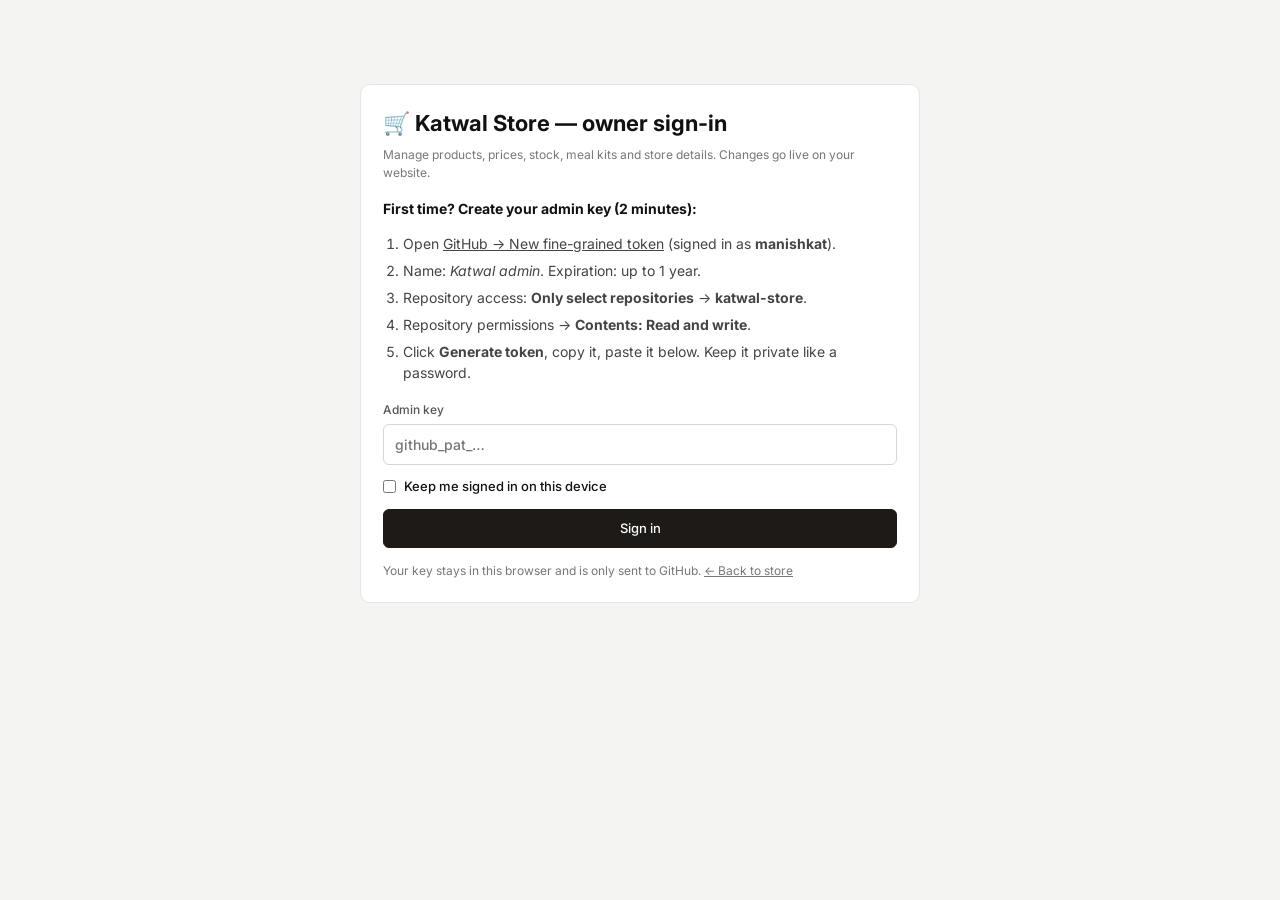
<file: admin.html>
<!DOCTYPE html>
<html lang="en">
<head>
<meta charset="UTF-8">
<meta name="viewport" content="width=device-width, initial-scale=1">
<meta name="robots" content="noindex,nofollow">
<title>Owner admin — Katwal Store</title>
<link href="https://fonts.googleapis.com/css2?family=Inter:wght@400;500;600&family=Mukta:wght@500&display=swap" rel="stylesheet">
<style>
*{box-sizing:border-box;margin:0;padding:0}
body{font-family:Inter,Helvetica,Arial,sans-serif;font-size:14px;color:#111;background:#f4f4f2;line-height:1.5}
button,input,select,textarea{font:inherit;color:inherit}
button{cursor:pointer}
a{color:inherit}
.top{background:#C8102E;color:#fff;display:flex;align-items:center;justify-content:space-between;padding:14px 24px;position:sticky;top:0;z-index:20;gap:12px;flex-wrap:wrap}
.top b{letter-spacing:.3em;font-weight:600}
.top .r{display:flex;gap:10px;align-items:center;flex-wrap:wrap}
.btn{display:inline-flex;align-items:center;justify-content:center;gap:6px;padding:9px 16px;border:1px solid #1D1A17;background:#1D1A17;color:#fff;font-size:13px;font-weight:500;border-radius:6px;white-space:nowrap}
.btn:hover{background:#333}.btn.out{background:#fff;color:#000}.btn.out:hover{background:#eee}
.btn.white{background:#fff;color:#000;border-color:#fff}.btn.ghost{background:transparent;border-color:#555;color:#fff}
.btn.red{background:#fff;color:#b00020;border-color:#e6b3bb}.btn.red:hover{background:#fdeef0}
.btn.green{background:#0a7a3f;border-color:#0a7a3f}
.btn:disabled{opacity:.45;cursor:not-allowed}
.wrap{max-width:1180px;margin:0 auto;padding:24px}
.card{background:#fff;border-radius:10px;padding:22px;border:1px solid #e6e6e2}
.login{max-width:560px;margin:60px auto}
.login h1{font-size:22px;margin-bottom:6px}
.login ol{margin:14px 0 18px 20px;color:#444}.login li{margin-bottom:6px}
label{display:flex;flex-direction:column;gap:5px;font-size:12px;font-weight:500;color:#555}
input[type=text],input[type=number],input[type=url],input[type=password],select,textarea{border:1px solid #d6d6d2;border-radius:6px;padding:9px 11px;background:#fff;font-size:14px;color:#111;width:100%}
input:focus,select:focus,textarea:focus{outline:2px solid #000;outline-offset:-1px}
textarea{min-height:90px;resize:vertical}
.row{display:grid;grid-template-columns:repeat(auto-fit,minmax(170px,1fr));gap:14px}
.tabs{display:flex;gap:6px;margin-bottom:16px;flex-wrap:wrap}
.tab{padding:8px 14px;border-radius:20px;border:1px solid #d6d6d2;background:#fff;font-size:13px}
.tab.on{background:#000;color:#fff;border-color:#000}
.bar{display:flex;gap:10px;align-items:center;margin-bottom:14px;flex-wrap:wrap}
.bar input,.bar select{width:auto;flex:1;min-width:160px}
table{width:100%;border-collapse:collapse;background:#fff}
th{font-size:11px;text-transform:uppercase;letter-spacing:.05em;color:#777;text-align:left;padding:10px;border-bottom:1px solid #e6e6e2;font-weight:500}
td{padding:10px;border-bottom:1px solid #f0f0ec;vertical-align:middle}
td img{width:48px;height:64px;object-fit:cover;border-radius:4px;background:#eee}
.tag{display:inline-block;font-size:11px;padding:2px 8px;border-radius:10px;background:#eee;margin-right:4px}
.tag.sale{background:#fde7ea;color:#b00020}.tag.new{background:#e8f1ff;color:#1747a6}.tag.hid{background:#333;color:#fff}
.acts{display:flex;gap:6px;justify-content:flex-end}
.acts button{padding:6px 10px;font-size:12px}
.msg{padding:12px 14px;border-radius:8px;margin-bottom:14px;font-size:13px}
.msg.ok{background:#e7f6ee;color:#0a5c30}.msg.err{background:#fdeef0;color:#8a0018}.msg.info{background:#eef3fb;color:#1d3d73}
.dirty{background:#ffcf33;color:#000;font-size:12px;padding:4px 10px;border-radius:12px;font-weight:600}
.overlay{position:fixed;inset:0;background:rgba(0,0,0,.4);z-index:50;display:none;align-items:flex-start;justify-content:center;overflow:auto;padding:30px 12px}
.overlay.open{display:flex}
.panel{background:#fff;border-radius:12px;max-width:860px;width:100%;padding:26px;display:flex;flex-direction:column;gap:16px}
.panel h2{font-size:18px;display:flex;justify-content:space-between;align-items:center}
.imgs{display:flex;gap:10px;flex-wrap:wrap}
.imgbox{width:110px;display:flex;flex-direction:column;gap:4px;font-size:11px}
.imgbox img{width:110px;height:146px;object-fit:cover;border-radius:6px;background:#eee;border:1px solid #e6e6e2}
.imgbox .ctl{display:flex;gap:3px}.imgbox .ctl button{flex:1;padding:3px;border:1px solid #ddd;background:#fff;border-radius:4px;font-size:11px}
.chips{display:flex;gap:6px;flex-wrap:wrap}
.chip{border:1px solid #d6d6d2;background:#fff;border-radius:16px;padding:5px 11px;font-size:12px}
.chip.on{background:#000;color:#fff;border-color:#000}
.chip.out{background:#fde7ea;border-color:#f3b8c1;color:#8a0018;text-decoration:line-through}
.chk{flex-direction:row;align-items:center;gap:8px;font-size:13px;color:#111}
.hint{font-size:12px;color:#777}
.foot{display:flex;justify-content:space-between;gap:10px;flex-wrap:wrap;border-top:1px solid #eee;padding-top:16px}
.stat{display:grid;grid-template-columns:repeat(auto-fit,minmax(150px,1fr));gap:12px;margin-bottom:16px}
.stat div{background:#fff;border:1px solid #e6e6e2;border-radius:10px;padding:14px}.stat b{display:block;font-size:22px}
.slide{display:grid;grid-template-columns:160px 1fr;gap:14px;align-items:start;padding:14px 0;border-bottom:1px solid #eee}
.slide img{width:160px;height:100px;object-fit:cover;border-radius:6px;background:#eee}
@media (max-width:720px){.hide-m{display:none}td,th{padding:8px 6px}.slide{grid-template-columns:1fr}}
.np{font-family:Mukta,Inter,sans-serif}.sw{position:relative;display:inline-block;width:40px;height:22px;flex-shrink:0}.sw input{opacity:0;width:0;height:0}.sw span{position:absolute;inset:0;background:#ccc;border-radius:22px;cursor:pointer;transition:.2s}.sw span:before{content:"";position:absolute;width:16px;height:16px;left:3px;top:3px;background:#fff;border-radius:50%;transition:.2s}.sw input:checked+span{background:#1F8A4C}.sw input:checked+span:before{transform:translateX(18px)}.kitrow{display:grid;grid-template-columns:1fr 80px 40px;gap:8px;align-items:center;margin-top:6px}.hrs{display:grid;grid-template-columns:60px 1fr 1fr;gap:8px;align-items:center;margin-top:6px}
</style>
</head>
<body>
<div id="root"></div>
<script src="config.js"></script>
<script src="admin.js"></script>
</body>
</html>
</file>
